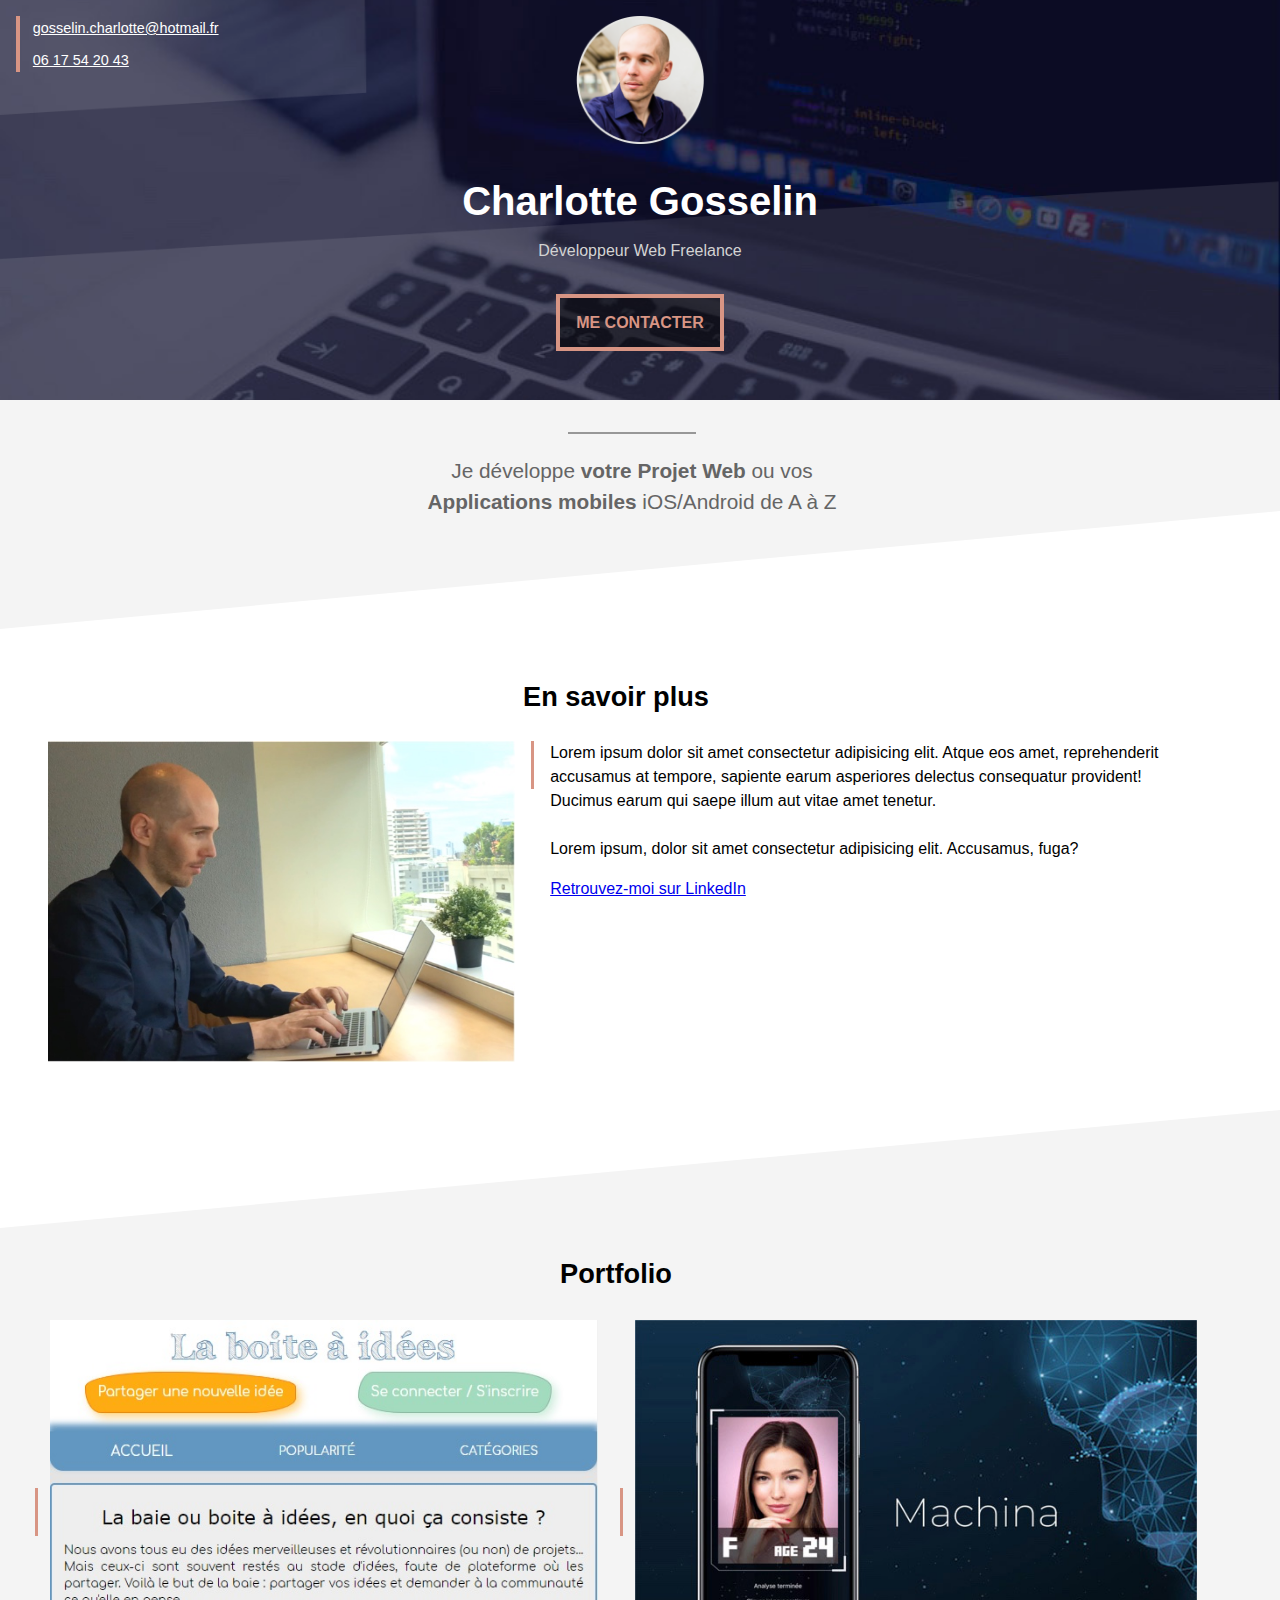
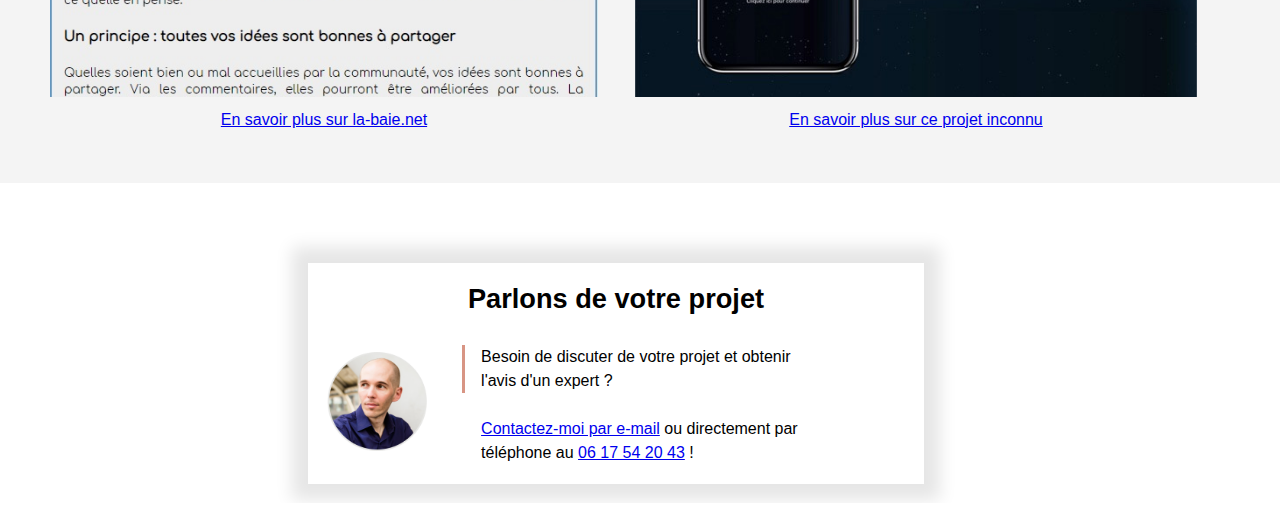
<file: index.html>
<!DOCTYPE html>
<html lang="fr">
<head>
    <meta charset="UTF-8">
    <meta name="viewport" content="width=device-width, initial-scale=1.0">
    <title>Charlotte Gosselin</title>
    <link href="style.css" rel="stylesheet" />
</head>

<body>
    <!-- COUVERTURE -->
    <div class="cover">
        <img class= "cover-profile" src="./images/profile.png" alt="Charlotte Gosselin Développeur Web Freelance"/>
        <h1>Charlotte Gosselin</h1>
        <p>Développeur Web Freelance</p>

        <div class="cover-contact">
            <p><a href="mailto:gosselin.charlotte@hotmail.fr?subject=Contact%20depuis">gosselin.charlotte@hotmail.fr</a></p>
            <p><a href="tel: +33617542043">06 17 54 20 43</a></p>

        </div>

        <div class="button-contact">
            <a href="mailto:gosselin.charlotte@hotmail.fr">ME CONTACTER</a>
        </div>

    </div>

    <!-- SECTION GRISE 1 -->

    <section class="section section-grise-1">
        <div class="small-line"></div>
        <p>
            Je développe <strong>votre Projet Web</strong> ou vos <strong>Applications mobiles</strong> iOS/Android de A à Z
        </p>
    </section>
    
    <!--    SECTION BLANCHE 1   -->
    <section class="section">
        <h2>En savoir plus</h2>
        <div class="wrapper">
            
            <img class="col-contenu" src="images/profile2.jpg"/>
            
            <div class="col-contenu">
                <div class="vert-lign">
                    <p>Lorem ipsum dolor sit amet consectetur adipisicing elit. Atque eos amet, reprehenderit accusamus at tempore, sapiente earum asperiores delectus consequatur provident! Ducimus earum qui saepe illum aut vitae amet tenetur.<br/>
                    <br/>
                    Lorem ipsum, dolor sit amet consectetur adipisicing elit. Accusamus, fuga?</p>
                    <a href="https://www.linkedin.com/in/charlotte-gosselin">Retrouvez-moi sur LinkedIn</a>
                </div>
                    
            </div>
        </div>
        
            
    </section>

    <!-- SECTION GRISE 2 -->

    <section class="section section-grise-2">
        <h2>Portfolio</h2>
        <div class="portfolio">
            <table>
                <tr>
                    <td>                    
                        <div class="center-bar"></div>
                    </td>
                    <td><a href="portfolio-labaie.html"><img src="./images/labaie1.jpg"></a></td>
                </tr>
                <tr>
                    <td></td>
                    <td align=center><a href="portfolio-labaie.html">En savoir plus sur la-baie.net</a></td>
                </tr>
            </table>

            <table>
                <tr>
                    <td>                    
                        <div class="center-bar"></div>
                    </td>
                    <td><a href="portfolio-app.html"><img src="./images/project2small.jpg"></a></td>
                </tr>
                <tr>
                    <td></td>
                    <td align=center><a href="portfolio-app.html">En savoir plus sur ce projet inconnu</a></td>
                </tr>
            </table>
        </div>
        
    </section>

    <!--    SECTION BLANCHE 1   -->

    <iframe src="contact-frame.html" scrolling="no"/>   

</body>
</html>
</file>
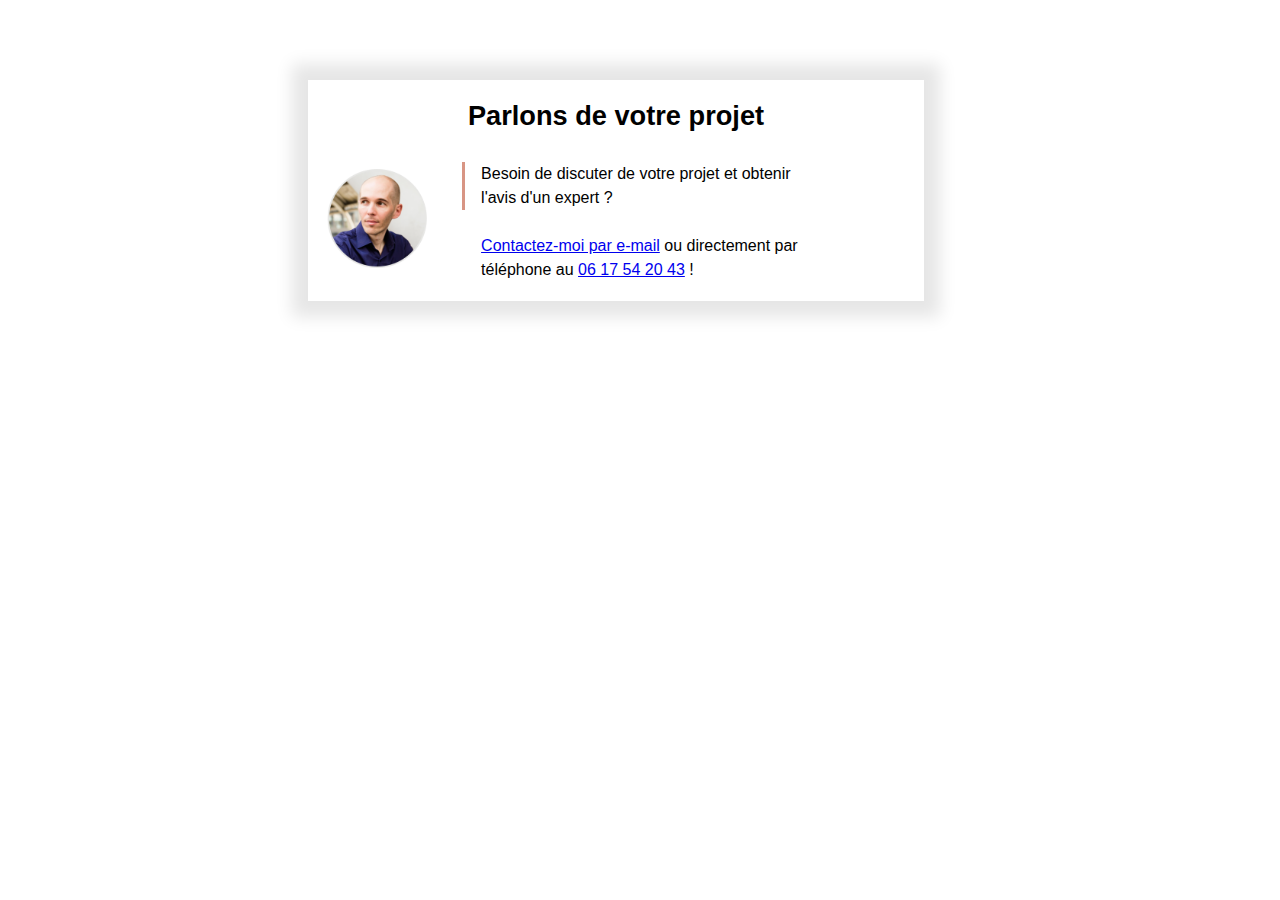
<file: contact-frame.html>
<!DOCTYPE html>
<html lang="fr">
<head>
    <meta charset="UTF-8">
    <meta name="viewport" content="width=device-width, initial-scale=1.0">
    <link href="style.css" rel="stylesheet" />
</head>
<body>
    <div class="small-line display-mobile"></div>

    <section class="section">     

        <div class="frame">
            <h2>Parlons de votre projet</h2>

            <table style="width: 100%;" class="votre-projet" align="center">
                <tr>
                    <td><img src="./images/profile.png"/></td>
                    <td><div class="vert-lign"><p>Besoin de discuter de votre projet et obtenir l'avis d'un expert ?<br/>
                        <br/>
                <a href="mailto:gosselin.charlotte@hotmail.fr">Contactez-moi par e-mail</a> ou directement par téléphone au <a href="tel: +33617542043">06 17 54 20 43</a> !</p></div></td>
                </tr>
            </table>
        </div>
    </section>
</body>
</file>
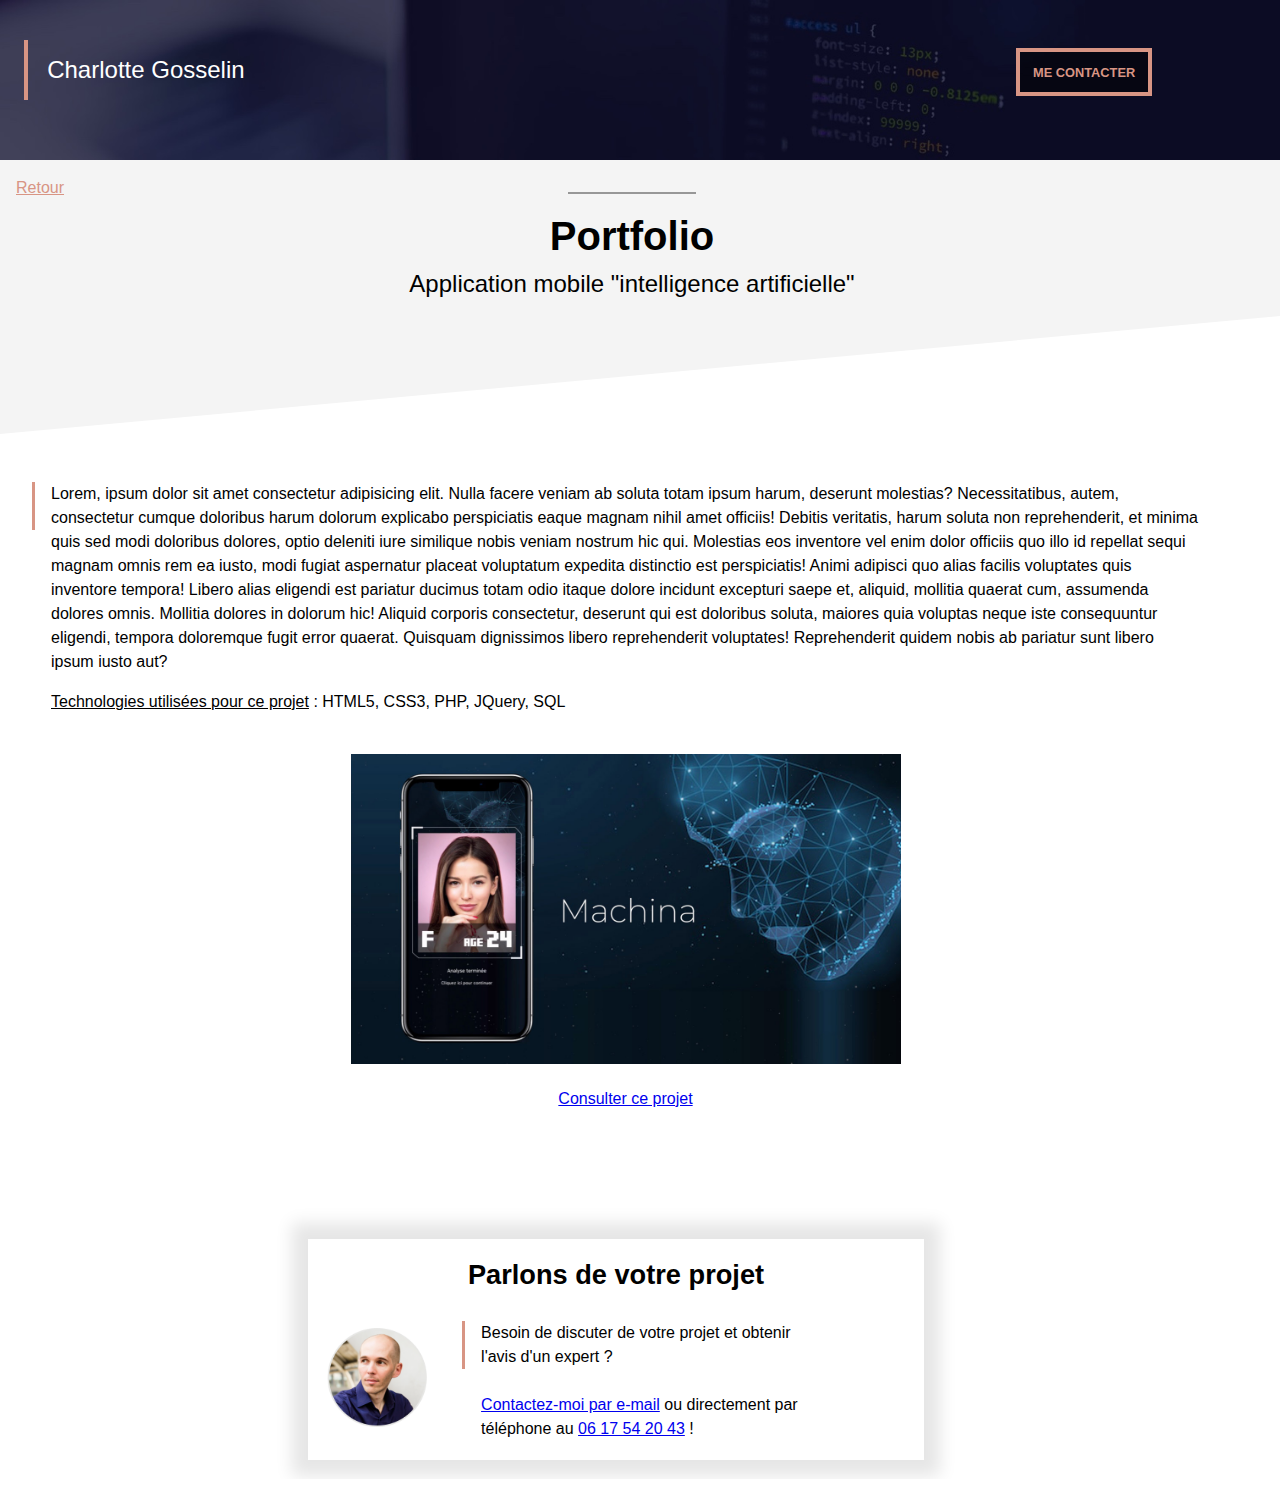
<file: portfolio-app.html>
<!DOCTYPE html>
<html lang="fr">
<head>
    <meta charset="UTF-8">
    <meta name="viewport" content="width=device-width, initial-scale=1.0">
    <title>Application mobile</title>
    <link href="style.css" rel="stylesheet" />
</head>
<body>

    <!-- HEADER -->
    <div class="portfolio-header">
        
        <div class="cover-contact"><p>Charlotte Gosselin</p></div>
        
        <div class="button-contact">
            <a href="mailto:gosselin.charlotte@hotmail.fr">ME CONTACTER</a>
        </div>
    </div>
    
    <!-- SECTION GRISE TITRE -->
    <section class="section section-grise-1 section-grise-portfolio">
        
        <div class="small-line"></div>
        <h1>Portfolio</h1>
        <h2>Application mobile "intelligence artificielle"</h2>
        <a href="index.html" class="portfolio-back">Retour</a>
    </section>
    <!-- SECTION CONTENU -->
    <section class="section">
        <div class="vert-lign">
            <p>Lorem, ipsum dolor sit amet consectetur adipisicing elit. Nulla facere veniam ab soluta totam ipsum harum, deserunt molestias? Necessitatibus, autem, consectetur cumque doloribus harum dolorum explicabo perspiciatis eaque magnam nihil amet officiis! Debitis veritatis, harum soluta non reprehenderit, et minima quis sed modi doloribus dolores, optio deleniti iure similique nobis veniam nostrum hic qui. Molestias eos inventore vel enim dolor officiis quo illo id repellat sequi magnam omnis rem ea iusto, modi fugiat aspernatur placeat voluptatum expedita distinctio est perspiciatis! Animi adipisci quo alias facilis voluptates quis inventore tempora! Libero alias eligendi est pariatur ducimus totam odio itaque dolore incidunt excepturi saepe et, aliquid, mollitia quaerat cum, assumenda dolores omnis. Mollitia dolores in dolorum hic! Aliquid corporis consectetur, deserunt qui est doloribus soluta, maiores quia voluptas neque iste consequuntur eligendi, tempora doloremque fugit error quaerat. Quisquam dignissimos libero reprehenderit voluptates! Reprehenderit quidem nobis ab pariatur sunt libero ipsum iusto aut?</p>

            <p><u>Technologies utilisées pour ce projet</u> : HTML5, CSS3, PHP, JQuery, SQL</p>
            
            <div style="text-align: center; margin-top: 2.5em;">
                <a href="https://la-baie.net"><img class="img-portfolio" src="./images/project2.jpg" alt=""></a>
                <p style="margin-top: 1em;"><a href="https://la-baie.net" style="margin-top: 1em;">Consulter ce projet</a></p>
            </div>
            

        </div>
    </section>
    <!-- FRAME -->

    <iframe src="contact-frame.html" scrolling="no"/>   

        
    
</body>
</html>
</file>
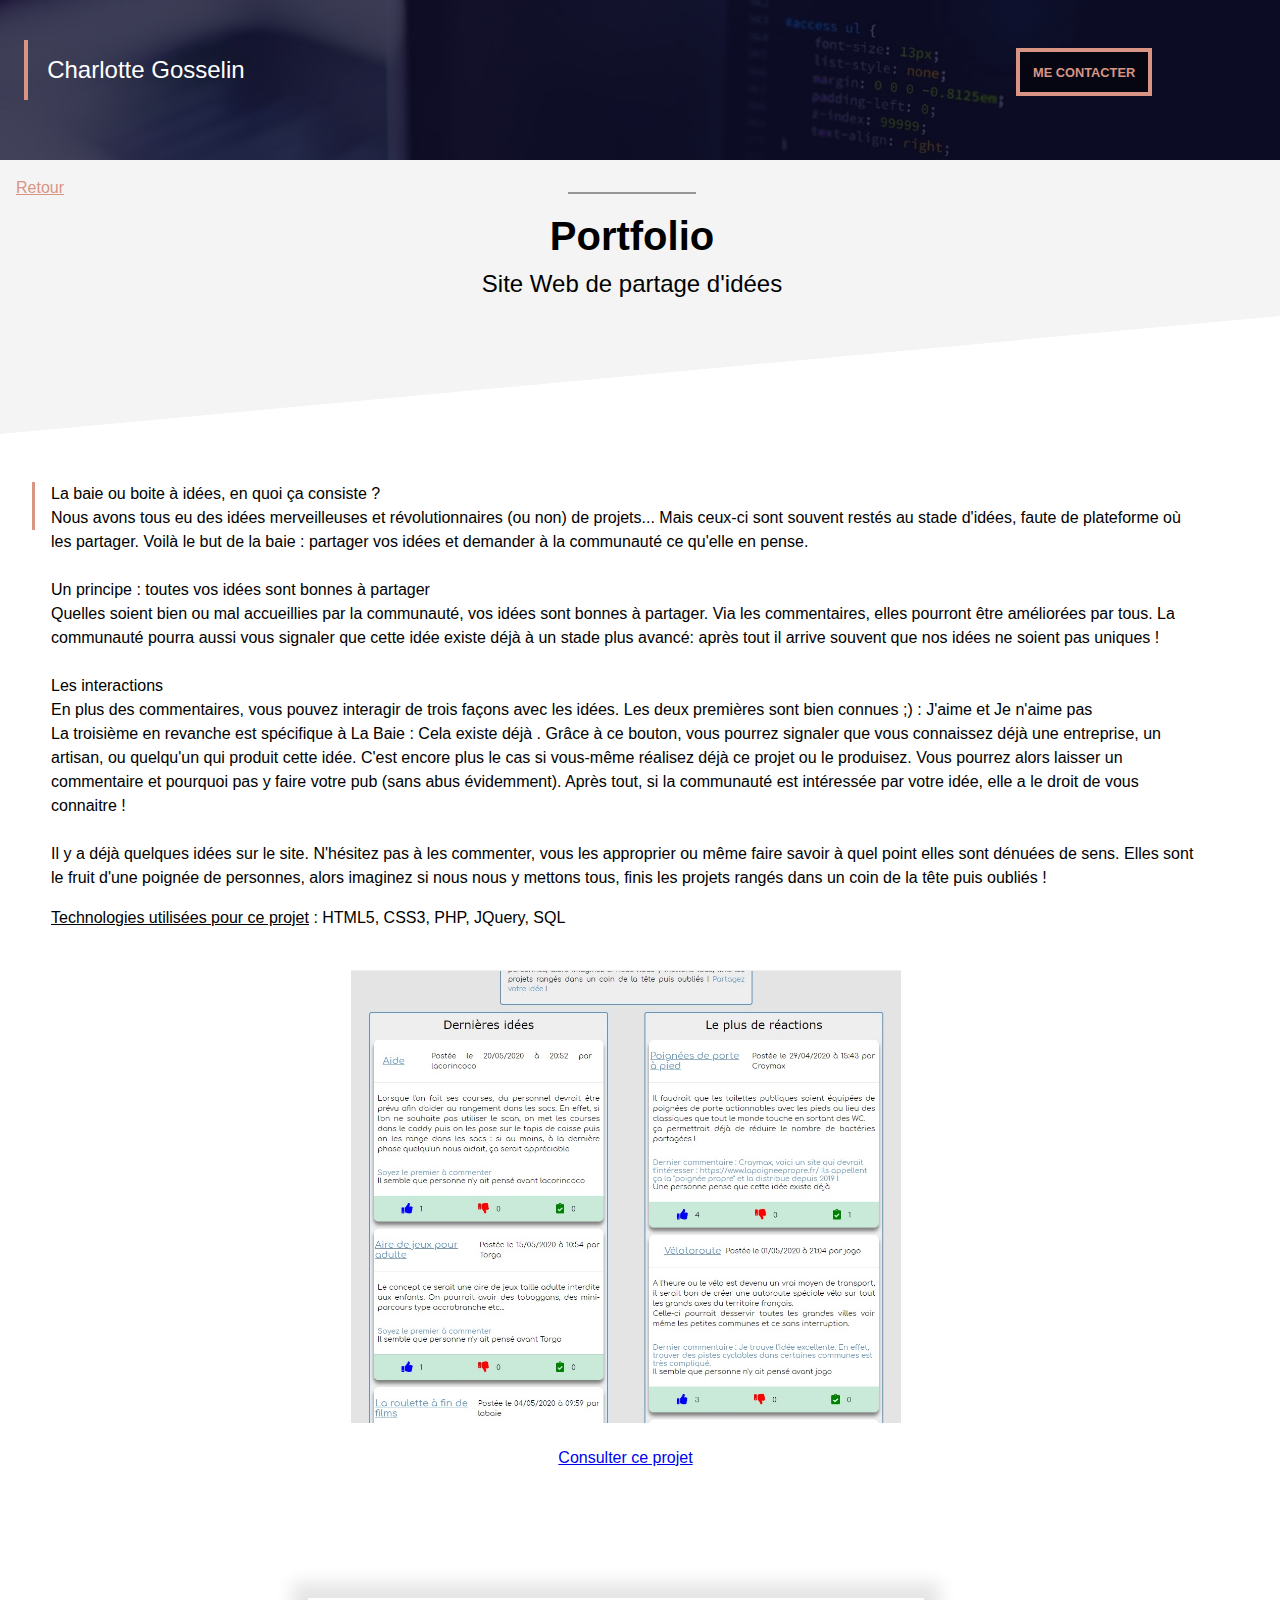
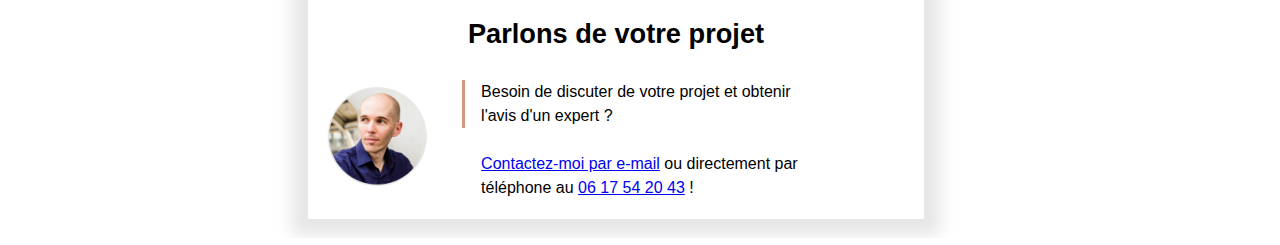
<file: portfolio-labaie.html>
<!DOCTYPE html>
<html lang="fr">
<head>
    <meta charset="UTF-8">
    <meta name="viewport" content="width=device-width, initial-scale=1.0">
    <title>Restaurant</title>
    <link href="style.css" rel="stylesheet" />
</head>
<body>

    <!-- HEADER -->
    <div class="portfolio-header">
        
        <div class="cover-contact"><p>Charlotte Gosselin</p></div>
        
        <div class="button-contact">
            <a href="mailto:gosselin.charlotte@hotmail.fr">ME CONTACTER</a>
        </div>
    </div>
    
    <!-- SECTION GRISE TITRE -->
    <section class="section section-grise-1 section-grise-portfolio">
        
        <div class="small-line"></div>
        <h1>Portfolio</h1>
        <h2>Site Web de partage d'idées</h2>
        <a href="index.html" class="portfolio-back">Retour</a>
    </section>
    <!-- SECTION CONTENU -->
    <section class="section">
        <div class="vert-lign">
            <p>La baie ou boite à idées, en quoi ça consiste ? <br/>
            Nous avons tous eu des idées merveilleuses et révolutionnaires (ou non) de projets... Mais ceux-ci sont souvent restés au stade d'idées, faute de plateforme où les partager. Voilà le but de la baie : partager vos idées et demander à la communauté ce qu'elle en pense.<br/><br/>

            Un principe : toutes vos idées sont bonnes à partager<br/>
            Quelles soient bien ou mal accueillies par la communauté, vos idées sont bonnes à partager. Via les commentaires, elles pourront être améliorées par tous. La communauté pourra aussi vous signaler que cette idée existe déjà à un stade plus avancé: après tout il arrive souvent que nos idées ne soient pas uniques !<br/><br/>

            Les interactions<br/>
            En plus des commentaires, vous pouvez interagir de trois façons avec les idées. Les deux premières sont bien connues ;) : J'aime  et Je n'aime pas <br/>
            La troisième en revanche est spécifique à La Baie : Cela existe déjà . Grâce à ce bouton, vous pourrez signaler que vous connaissez déjà une entreprise, un artisan, ou quelqu'un qui produit cette idée. C'est encore plus le cas si vous-même réalisez déjà ce projet ou le produisez. Vous pourrez alors laisser un commentaire et pourquoi pas y faire votre pub (sans abus évidemment). Après tout, si la communauté est intéressée par votre idée, elle a le droit de vous connaitre !<br/><br/>

            Il y a déjà quelques idées sur le site. N'hésitez pas à les commenter, vous les approprier ou même faire savoir à quel point elles sont dénuées de sens. Elles sont le fruit d'une poignée de personnes, alors imaginez si nous nous y mettons tous, finis les projets rangés dans un coin de la tête puis oubliés !</p>

            <p><u>Technologies utilisées pour ce projet</u> : HTML5, CSS3, PHP, JQuery, SQL</p>
            
            <div style="text-align: center; margin-top: 2.5em;">
                <a href="https://la-baie.net"><img class="img-portfolio" src="./images/project1.jpg" alt=""></a>
                <p style="margin-top: 1em;"><a href="https://la-baie.net" style="margin-top: 1em;">Consulter ce projet</a></p>
            </div>
            

        </div>
    </section>
    <!-- FRAME -->
    <iframe src="contact-frame.html" scrolling="no"/>           
    
</body>
</html>
</file>
<file: style.css>
:root {
    --color1: #D89584;
    --color2: #F4F4F4;
    --color3: #979797;

}

body {
    margin: 0;
    font-family: Arial;
    line-height: 1.5;

}

iframe {
    width: 100%;
    border:none;
    height: 20em;
}

.cover {
    background: url(./images/cover_overlay.png) no-repeat center/100% 100%,url(./images/cover.jpg) no-repeat center/cover;
    height: 25em;
    position: relative;
}

.cover-profile  {
    height: 8em;
    margin-left:auto;
    margin-right: auto;
    padding-top: 1em;
    display: block;
}

h1 {
    color: white;
    text-align: center;
    font-size: 2.5em;
    margin-bottom: 0;
}

.cover p {
    color: lightgray;
    text-align: center;
    margin-top: 0.5em;
}

.cover-contact {
    position: absolute;
    top: 1em;
    left: 1em;
    border-left: 4px solid var(--color1);
    padding-left: 0.8em;   
}

.cover-contact p {
    text-align: left;
    margin-top: 0;
    margin-bottom: 0;
}

.cover-contact p:first-child {
    margin-bottom: 0.5em;
}

.cover-contact a {
    color: white;
    font-size: 0.9em;
}

.button-contact {
    text-align: center;
    margin-top: 3em;
}

.button-contact a {
    border: 4px solid var(--color1);
    padding: 1em;
    text-decoration: none;
    color: var(--color1);
    font-weight: bold;
    background-color: #00000080;
}

.button-contact a:hover {
    border-color: lightgray;
    color:lightgray;

}

section {
    padding: 3em 5em 3em 2em;
}

.section-grise-1 {
    background: url(./images/triangle2white.svg) no-repeat center bottom/100%;
    background-color: var(--color2);
    padding-bottom: 7em;
    padding-right: 3em;
    padding-top:2em;
}

.section-grise-2 {
    background: url(./images/triangle1white.svg) no-repeat center top/100%;
    background-color: var(--color2);
    padding-top: 9em;
}

h2 {
    text-align: center;
    margin-top: 0;
    font-size: 1.7em;
}

.small-line {
    width: 8em;
    border-top: 2px solid var(--color3);
    margin:auto;
}

.section-grise-1 p {
    color: #656565;
    font-size: 1.3em;
    max-width: 20em;
    margin: auto;
    padding-top: 1em;
    text-align: center;
}

img.col-contenu {
    width: 40%;
}

.col-contenu {
    width: 60%;
    margin-left: 1em;
}

.wrapper {
    display:flex;
}

.vert-lign {
    border-left: 3px solid var(--color1);
    padding-left:1em;
    display: inline-block;
    height: 3em;
}

.vert-lign p {
    margin-top: 0;
}

.center-bar {
    border-left: 3px solid var(--color1);
    height: 3em;
    margin-right: 0.5em;
}

td img {
    width: 100%;
}

.portfolio {
    display: flex;
}
.portfolio table:first-child {
    margin-right: 1em;
}

.frame {
    box-shadow: 0 0 1em 1em rgba(0, 0, 0, 0.1);
    max-width: 50%;
    margin: auto;
    margin-top: 2em;
    padding: 1em;

}

.votre-projet img {
    width: 100px;
}

.votre-projet p {
    max-width: 20em;
}

/*PORTFOLIO*/

.portfolio-header {
    height: 10em;
    background: url(./images/header.jpg) no-repeat center/cover;
    position: relative;}


.portfolio-header .button-contact {
    position: absolute;
    top: 39%;
    right: 10%;
    font-size: 0.8em;
    margin: 0;}

.portfolio-header .cover-contact {
    color: white;
    top: 25%;
    font-size: 1.5em;
}

.portfolio-header .cover-contact p:first-child {
    margin-bottom: 0;
    padding-top: 0.5em;
    padding-bottom: 0.5em;
}

.section-grise-portfolio {
    position: relative;
}

.section-grise-portfolio h1 {
    color: black;
    margin-top: 0.3em;
}

.section-grise-portfolio h2 {
    font-size: 1.5em;
    font-weight: normal;
}

a.portfolio-back {
    position: absolute;
    top: 1em;
    left: 1em;
    color: var(--color1);
}

.img-portfolio {
    width: 70%;
    max-width: 550px;
}

.display-mobile {
    display: none;
}

/*tablette*/

@media only screen and (max-width: 992px) {
    section {
        padding-right: 2em;
    }
    
    .section-grise-1 {
        padding-bottom: 4em;
    }

    .col-contenu {
        width: 100%;
        margin-left: 0;
        text-align: justify;
    }

    img.col-contenu {
        width: 75%;
        margin-left: auto;
        margin-bottom: 1em;
        margin-right:auto
    }
    
    .wrapper {
        flex-direction: column;
    }

    .section-grise-2 {
        padding-top: 5em;
    }

    .votre-projet img {
        width: 70px;
    }
    
    .votre-projet p {
        max-width: 25em;
    }

    iframe {
        height: 22em;
    }

    /*PORTFOLIO*/
    
    .portfolio-header .cover-contact {
        font-size: 1.2em;
    }
    
    .portfolio-header .button-contact a{
        top: 41%;
        border: 2px solid var(--color1);
    }
    
    .portfolio-header .cover-contact p:first-child {
        padding-top: 1em;
        padding-bottom: 1em;
    }

    .section-grise-portfolio h1 {
        margin-top: 0.3em;
    }
    
    .section-grise-portfolio h2 {
        font-size: 1em;
    }

    .img-portfolio {
        width: 100%;
    }

    .display-mobile {
        display: block;
    }

    
}

/*mobile*/
@media only screen and (max-width: 768px) {

    .cover {
        height: 20em;
    }
    .cover-profile  {
        height: 5em;
        margin-left:auto;
        margin-right: auto;
        padding-top: 3em;
        display: block;
    }

    h1 {
        margin-top: 0.2em;
        font-size: 1.5em;
    }

    .cover-contact p {
        text-align: start;
    }

    .cover p {
        color: lightgray;
        margin-top: 0;
        font-size: 0.87em;
    }

    h2 {
        font-size: 1.4em;
    }

    img.col-contenu {
        width: 100%;
        margin-left: 0;
    }

    .portfolio {
    flex-direction: column;
    }

    
    .frame {
        box-shadow: none;
        max-width: 100%;
        margin: 0;
        padding: 0;

    }

    iframe {
        height: 21em;
    }    
}

/*small devices*/
@media only screen and (max-width: 576px) {
    
    .section-grise-1 p {
        font-size: 1.2em;
    }

    h2 {
        font-size: 1.4em;
    }

    .section-grise-2 {
        padding-top: 3.5em;
    }

    section {
        padding-left: 1.5em;
        padding-right: 1.5em;
    }

    /*PORTFOLIO*/
    .section-grise-portfolio {
        padding-bottom: 3em;
    }

    .section-grise-portfolio h1 {
        margin-top: 0.3em;
    }
    
    .section-grise-portfolio h2 {
        font-size: 1em;
    }

    .img-portfolio {
        width: 100%;
    }

    .display-mobile {
        display: block;
    }

    
}
</file>
